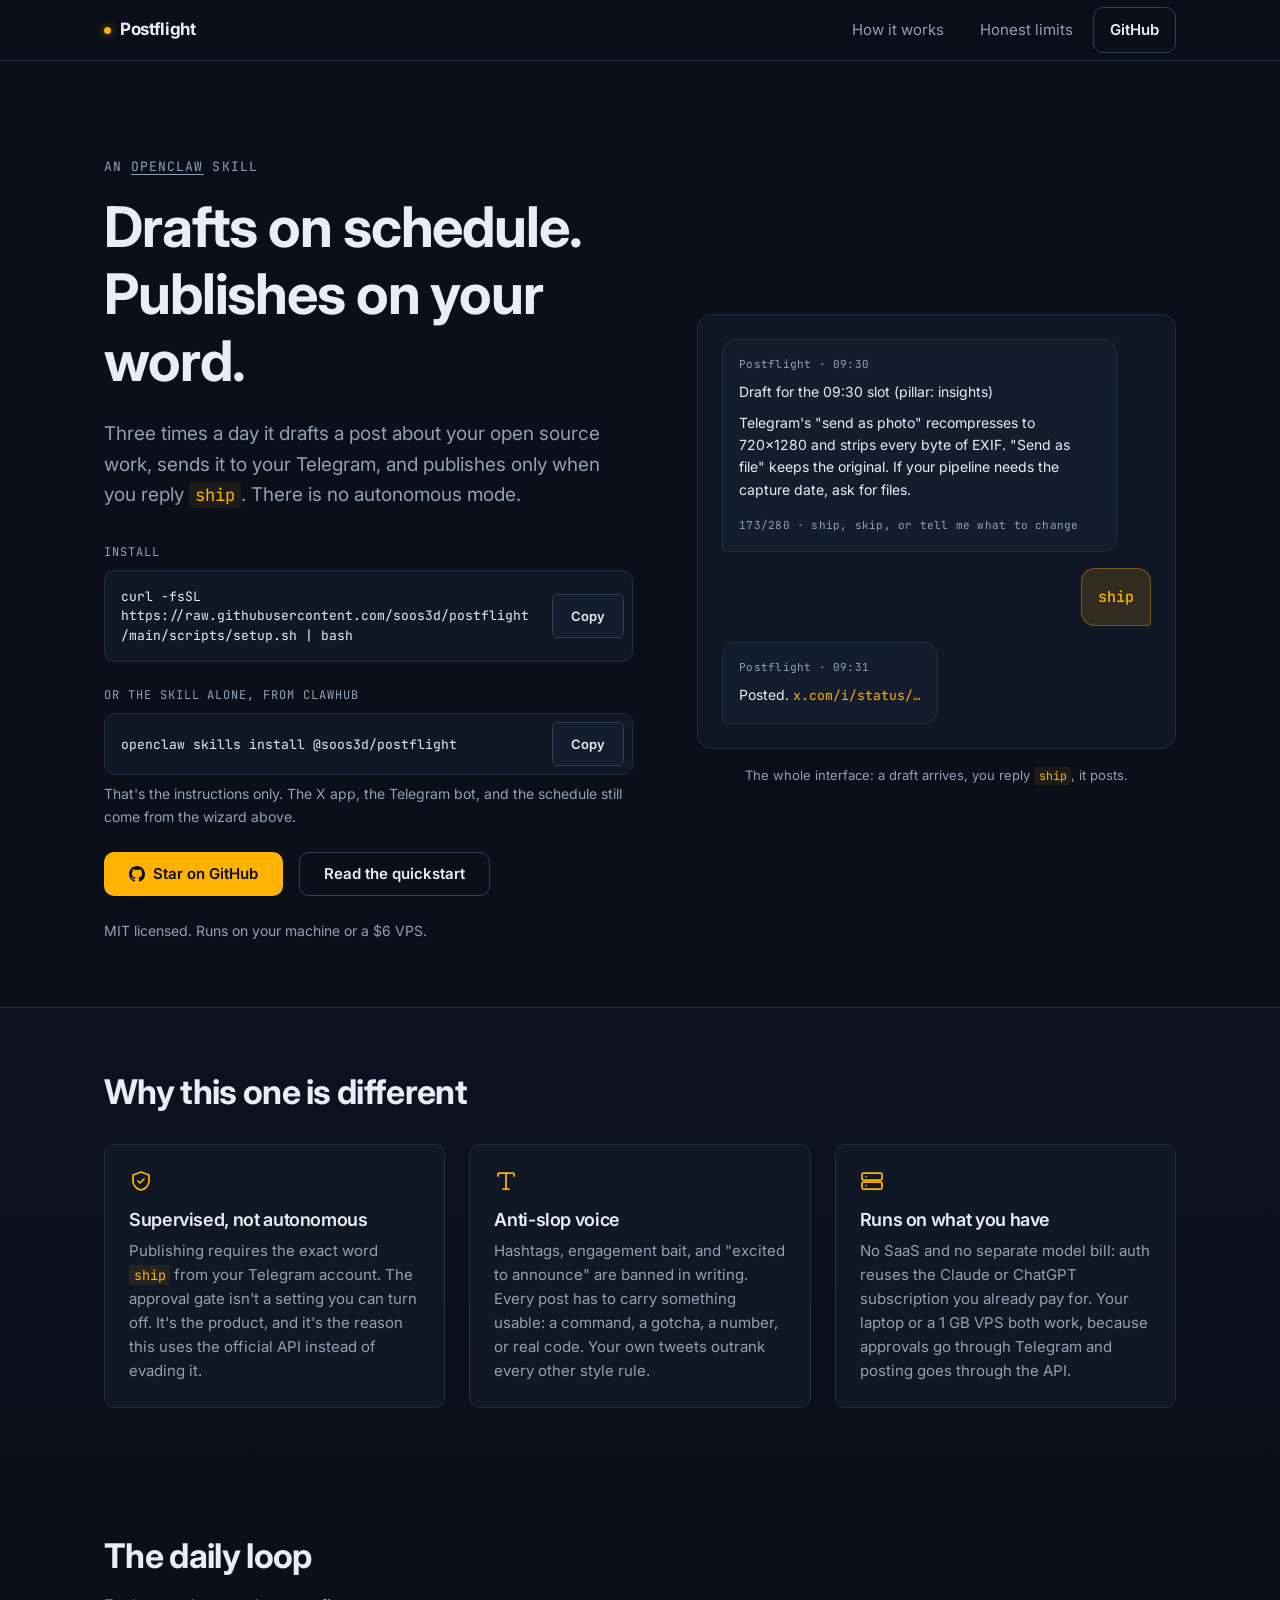
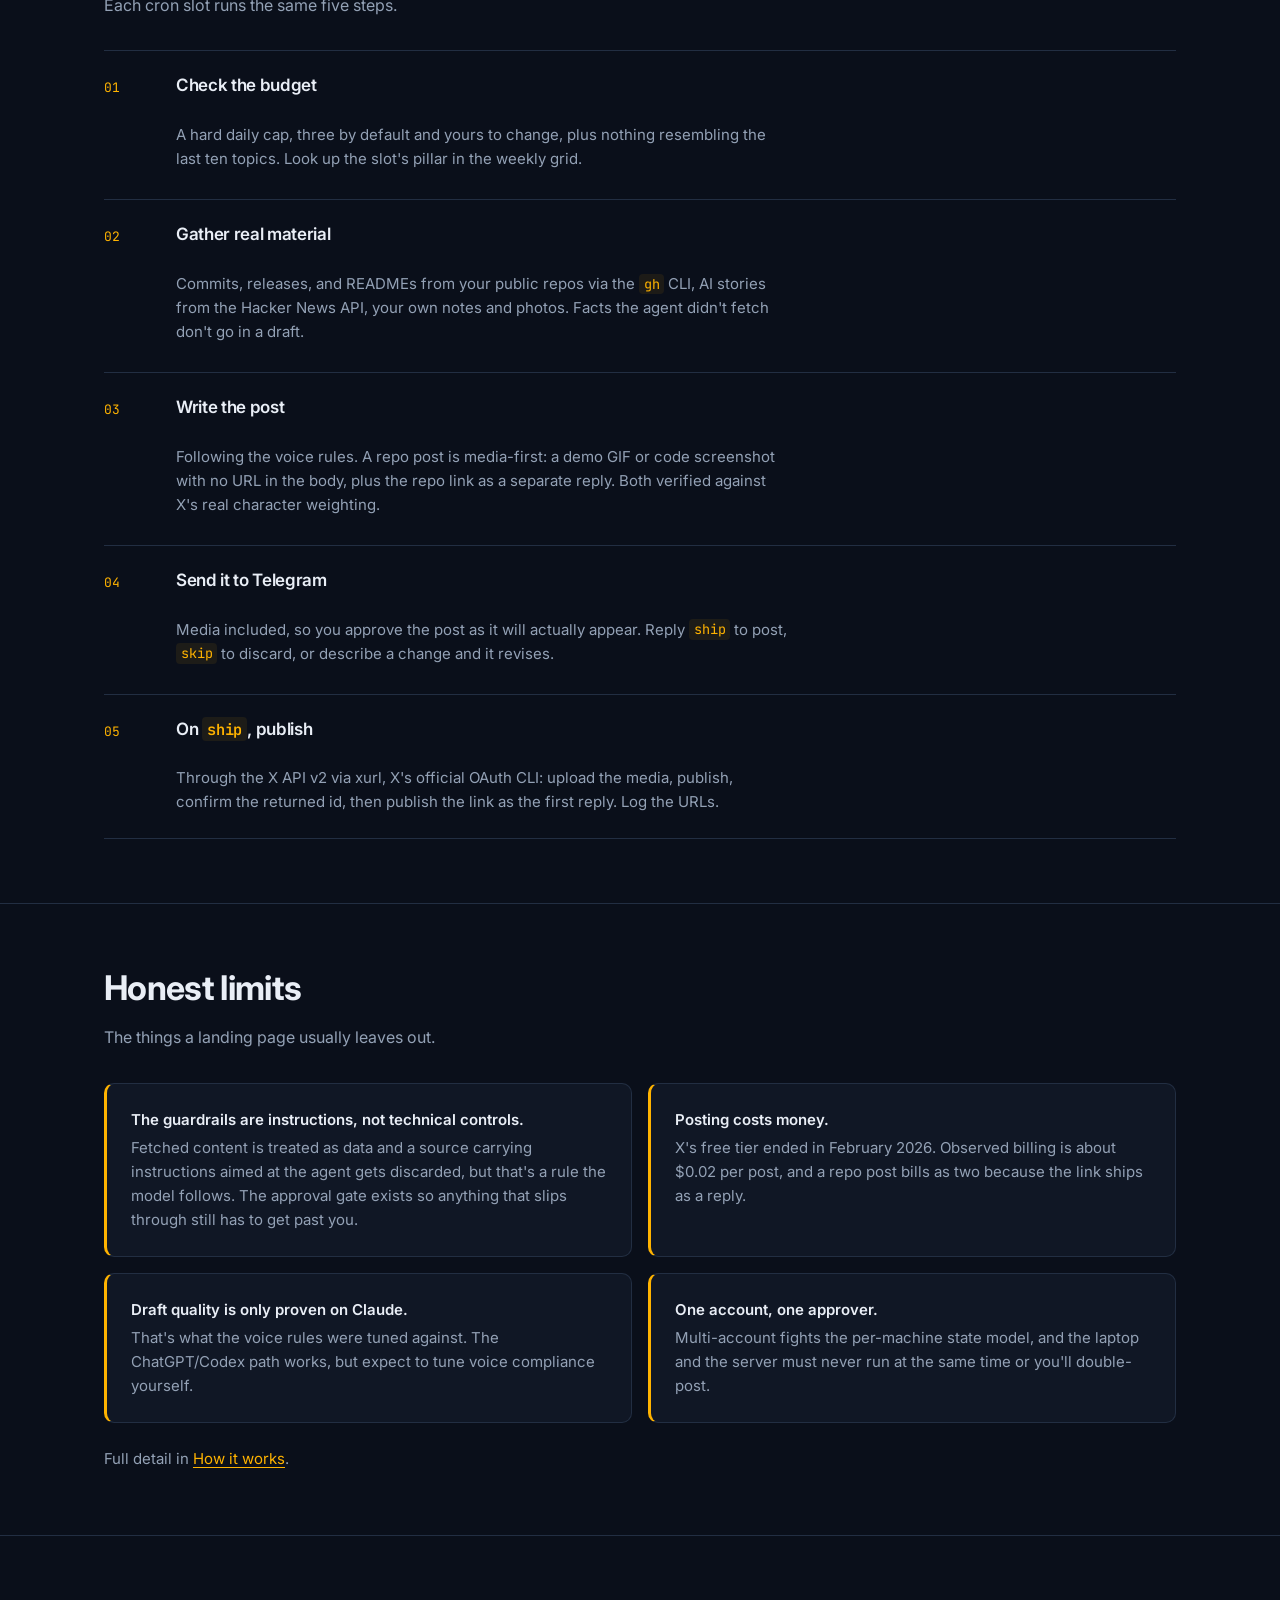
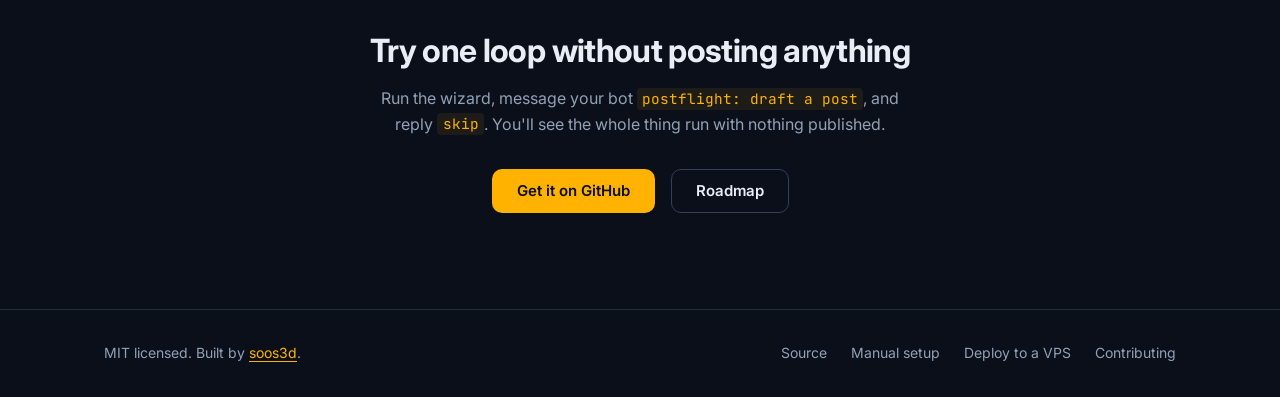
<file: site/index.html>
<!doctype html>
<html lang="en">
<head>
<meta charset="utf-8">
<meta name="viewport" content="width=device-width, initial-scale=1">
<title>Postflight — drafts on schedule, publishes on your word</title>
<meta name="description" content="An OpenClaw skill that drafts 3 posts a day from your real work and ships only when you reply ship. There is no autonomous mode.">
<link rel="canonical" href="https://soos3d.github.io/postflight/">

<meta property="og:type" content="website">
<meta property="og:title" content="Postflight — drafts on schedule, publishes on your word">
<meta property="og:description" content="An OpenClaw skill that drafts 3 posts a day from your real work and ships only when you reply ship. There is no autonomous mode.">
<meta property="og:url" content="https://soos3d.github.io/postflight/">
<meta property="og:image" content="https://soos3d.github.io/postflight/assets/social-card.png">
<meta name="twitter:card" content="summary_large_image">

<link rel="preconnect" href="https://fonts.googleapis.com">
<link rel="preconnect" href="https://fonts.gstatic.com" crossorigin>
<link href="https://fonts.googleapis.com/css2?family=Inter:wght@400;500;600;700&family=JetBrains+Mono:wght@400;500&display=swap" rel="stylesheet">
<link rel="stylesheet" href="styles.css">
</head>
<body>
<a class="skip-link" href="#main">Skip to content</a>

<header class="topbar">
  <div class="wrap topbar-inner">
    <span class="wordmark">Postflight</span>
    <nav aria-label="Primary">
      <a href="#how">How it works</a>
      <a href="#limits">Honest limits</a>
      <a class="btn btn-ghost" href="https://github.com/soos3d/postflight">GitHub</a>
    </nav>
  </div>
</header>

<main id="main">

  <section class="hero">
    <div class="wrap hero-grid">
      <div class="hero-copy">
        <p class="eyebrow">An <a href="https://docs.openclaw.ai">OpenClaw</a> skill</p>
        <h1>Drafts on schedule.<br>Publishes on your word.</h1>
        <p class="lede">
          Three times a day it drafts a post about your open source work,
          sends it to your Telegram, and publishes only when you reply
          <code>ship</code>. There is no autonomous mode.
        </p>

        <div class="install">
          <label for="install-cmd" class="install-label">Install</label>
          <div class="install-row">
            <code id="install-cmd" class="install-cmd">curl -fsSL https://raw.githubusercontent.com/soos3d/postflight/main/scripts/setup.sh | bash</code>
            <button type="button" class="copy-btn" data-copy="#install-cmd">Copy</button>
          </div>

          <label for="install-clawhub" class="install-label install-label-alt">Or the skill alone, from ClawHub</label>
          <div class="install-row">
            <code id="install-clawhub" class="install-cmd">openclaw skills install @soos3d/postflight</code>
            <button type="button" class="copy-btn" data-copy="#install-clawhub">Copy</button>
          </div>
          <p class="install-note">
            That's the instructions only. The X app, the Telegram bot, and the
            schedule still come from the wizard above.
          </p>
        </div>

        <div class="cta-row">
          <a class="btn btn-primary" href="https://github.com/soos3d/postflight">
            <svg viewBox="0 0 16 16" width="16" height="16" aria-hidden="true" focusable="false"><path fill="currentColor" d="M8 0C3.58 0 0 3.58 0 8c0 3.54 2.29 6.53 5.47 7.59.4.07.55-.17.55-.38 0-.19-.01-.82-.01-1.49-2.01.37-2.53-.49-2.69-.94-.09-.23-.48-.94-.82-1.13-.28-.15-.68-.52-.01-.53.63-.01 1.08.58 1.23.82.72 1.21 1.87.87 2.33.66.07-.52.28-.87.51-1.07-1.78-.2-3.64-.89-3.64-3.95 0-.87.31-1.59.82-2.15-.08-.2-.36-1.02.08-2.12 0 0 .67-.21 2.2.82a7.4 7.4 0 0 1 2-.27c.68 0 1.36.09 2 .27 1.53-1.04 2.2-.82 2.2-.82.44 1.1.16 1.92.08 2.12.51.56.82 1.27.82 2.15 0 3.07-1.87 3.75-3.65 3.95.29.25.54.73.54 1.48 0 1.07-.01 1.93-.01 2.2 0 .21.15.46.55.38A8.01 8.01 0 0 0 16 8c0-4.42-3.58-8-8-8Z"/></svg>
            Star on GitHub
          </a>
          <a class="btn btn-ghost" href="https://github.com/soos3d/postflight#quickstart">Read the quickstart</a>
        </div>
        <p class="fineprint">MIT licensed. Runs on your machine or a $6 VPS.</p>
      </div>

      <!-- TODO(demo): replace this whole <figure> with the real recording once
           docs/assets/approval-flow.png (or .gif) exists:

             <figure class="demo">
               <img src="assets/approval-flow.png" width="..." height="..."
                    alt="A Telegram thread: the bot sends a draft, the owner replies ship, the bot confirms with the post link.">
               <figcaption>The whole interface.</figcaption>
             </figure>

           A real phone screenshot beats this mockup. Keep the width/height
           attributes so the page reserves space and doesn't shift on load. -->
      <figure class="demo" aria-label="Illustration of the approval flow in Telegram">
        <div class="thread" role="img" aria-label="A Telegram thread. The bot sends a draft post. The owner replies ship. The bot confirms with a link to the published post.">
          <div class="bubble bot">
            <span class="bubble-meta">Postflight · 09:30</span>
            <p>Draft for the 09:30 slot (pillar: insights)</p>
            <p class="draft">Telegram's "send as photo" recompresses to 720×1280 and strips every byte of EXIF. "Send as file" keeps the original. If your pipeline needs the capture date, ask for files.</p>
            <span class="bubble-meta">173/280 · ship, skip, or tell me what to change</span>
          </div>
          <div class="bubble me">
            <p><code>ship</code></p>
          </div>
          <div class="bubble bot">
            <span class="bubble-meta">Postflight · 09:31</span>
            <p>Posted. <span class="link-ish">x.com/i/status/…</span></p>
          </div>
        </div>
        <figcaption>The whole interface: a draft arrives, you reply <code>ship</code>, it posts.</figcaption>
      </figure>
    </div>
  </section>

  <section class="pillars" aria-labelledby="pillars-h">
    <div class="wrap">
      <h2 id="pillars-h" class="section-h">Why this one is different</h2>
      <div class="pillar-grid">

        <article class="pillar">
          <svg class="pillar-icon" viewBox="0 0 24 24" fill="none" stroke="currentColor" stroke-width="1.75" stroke-linecap="round" stroke-linejoin="round" aria-hidden="true" focusable="false"><path d="m9 12 2 2 4-4"/><path d="M12 3 4 6v6c0 4.4 3.4 8.1 8 9 4.6-.9 8-4.6 8-9V6l-8-3Z"/></svg>
          <h3>Supervised, not autonomous</h3>
          <p>
            Publishing requires the exact word <code>ship</code> from your
            Telegram account. The approval gate isn't a setting you can turn
            off. It's the product, and it's the reason this uses the official
            API instead of evading it.
          </p>
        </article>

        <article class="pillar">
          <svg class="pillar-icon" viewBox="0 0 24 24" fill="none" stroke="currentColor" stroke-width="1.75" stroke-linecap="round" stroke-linejoin="round" aria-hidden="true" focusable="false"><path d="M4 7V5a1 1 0 0 1 1-1h14a1 1 0 0 1 1 1v2"/><path d="M9 20h6"/><path d="M12 4v16"/></svg>
          <h3>Anti-slop voice</h3>
          <p>
            Hashtags, engagement bait, and "excited to announce" are banned in
            writing. Every post has to carry something usable: a command, a
            gotcha, a number, or real code. Your own tweets outrank every
            other style rule.
          </p>
        </article>

        <article class="pillar">
          <svg class="pillar-icon" viewBox="0 0 24 24" fill="none" stroke="currentColor" stroke-width="1.75" stroke-linecap="round" stroke-linejoin="round" aria-hidden="true" focusable="false"><rect x="2" y="4" width="20" height="7" rx="1.5"/><rect x="2" y="13" width="20" height="7" rx="1.5"/><path d="M6 7.5h.01M6 16.5h.01"/></svg>
          <h3>Runs on what you have</h3>
          <p>
            No SaaS and no separate model bill: auth reuses the Claude or
            ChatGPT subscription you already pay for. Your laptop or a 1 GB
            VPS both work, because approvals go through Telegram and posting
            goes through the API.
          </p>
        </article>

      </div>
    </div>
  </section>

  <section id="how" class="how" aria-labelledby="how-h">
    <div class="wrap">
      <h2 id="how-h" class="section-h">The daily loop</h2>
      <p class="section-sub">Each cron slot runs the same five steps.</p>
      <ol class="steps">
        <li>
          <h3>Check the budget</h3>
          <p>A hard daily cap, three by default and yours to change, plus nothing resembling the last ten topics. Look up the slot's pillar in the weekly grid.</p>
        </li>
        <li>
          <h3>Gather real material</h3>
          <p>Commits, releases, and READMEs from your public repos via the <code>gh</code> CLI, AI stories from the Hacker News API, your own notes and photos. Facts the agent didn't fetch don't go in a draft.</p>
        </li>
        <li>
          <h3>Write the post</h3>
          <p>Following the voice rules. A repo post is media-first: a demo GIF or code screenshot with no URL in the body, plus the repo link as a separate reply. Both verified against X's real character weighting.</p>
        </li>
        <li>
          <h3>Send it to Telegram</h3>
          <p>Media included, so you approve the post as it will actually appear. Reply <code>ship</code> to post, <code>skip</code> to discard, or describe a change and it revises.</p>
        </li>
        <li>
          <h3>On <code>ship</code>, publish</h3>
          <p>Through the X API v2 via xurl, X's official OAuth CLI: upload the media, publish, confirm the returned id, then publish the link as the first reply. Log the URLs.</p>
        </li>
      </ol>
    </div>
  </section>

  <section id="limits" class="limits" aria-labelledby="limits-h">
    <div class="wrap">
      <h2 id="limits-h" class="section-h">Honest limits</h2>
      <p class="section-sub">The things a landing page usually leaves out.</p>
      <ul class="limit-list">
        <li>
          <strong>The guardrails are instructions, not technical controls.</strong>
          Fetched content is treated as data and a source carrying instructions
          aimed at the agent gets discarded, but that's a rule the model
          follows. The approval gate exists so anything that slips through
          still has to get past you.
        </li>
        <li>
          <strong>Posting costs money.</strong>
          X's free tier ended in February 2026. Observed billing is about
          $0.02 per post, and a repo post bills as two because the link ships
          as a reply.
        </li>
        <li>
          <strong>Draft quality is only proven on Claude.</strong>
          That's what the voice rules were tuned against. The ChatGPT/Codex
          path works, but expect to tune voice compliance yourself.
        </li>
        <li>
          <strong>One account, one approver.</strong>
          Multi-account fights the per-machine state model, and the laptop and
          the server must never run at the same time or you'll double-post.
        </li>
      </ul>
      <p class="limits-more">
        Full detail in
        <a href="https://github.com/soos3d/postflight/blob/main/docs/HOW-IT-WORKS.md#guardrails">How it works</a>.
      </p>
    </div>
  </section>

  <section class="closing">
    <div class="wrap closing-inner">
      <h2>Try one loop without posting anything</h2>
      <p>Run the wizard, message your bot <code>postflight: draft a post</code>, and reply <code>skip</code>. You'll see the whole thing run with nothing published.</p>
      <div class="cta-row">
        <a class="btn btn-primary" href="https://github.com/soos3d/postflight">Get it on GitHub</a>
        <a class="btn btn-ghost" href="https://github.com/soos3d/postflight/blob/main/ROADMAP.md">Roadmap</a>
      </div>
    </div>
  </section>

</main>

<footer class="footer">
  <div class="wrap footer-inner">
    <p>MIT licensed. Built by <a href="https://github.com/soos3d">soos3d</a>.</p>
    <nav aria-label="Footer">
      <a href="https://github.com/soos3d/postflight">Source</a>
      <a href="https://github.com/soos3d/postflight/blob/main/docs/SETUP-MANUAL.md">Manual setup</a>
      <a href="https://github.com/soos3d/postflight/blob/main/docs/DEPLOY-VPS.md">Deploy to a VPS</a>
      <a href="https://github.com/soos3d/postflight/blob/main/CONTRIBUTING.md">Contributing</a>
    </nav>
  </div>
</footer>

<script>
document.querySelectorAll('.copy-btn').forEach(function (btn) {
  btn.addEventListener('click', async function () {
    var target = document.querySelector(btn.dataset.copy);
    if (!target) return;
    try {
      await navigator.clipboard.writeText(target.textContent.trim());
      var original = btn.textContent;
      btn.textContent = 'Copied';
      btn.classList.add('is-copied');
      setTimeout(function () {
        btn.textContent = original;
        btn.classList.remove('is-copied');
      }, 2000);
    } catch (err) {
      btn.textContent = 'Press ⌘C';
    }
  });
});
</script>
</body>
</html>
</file>
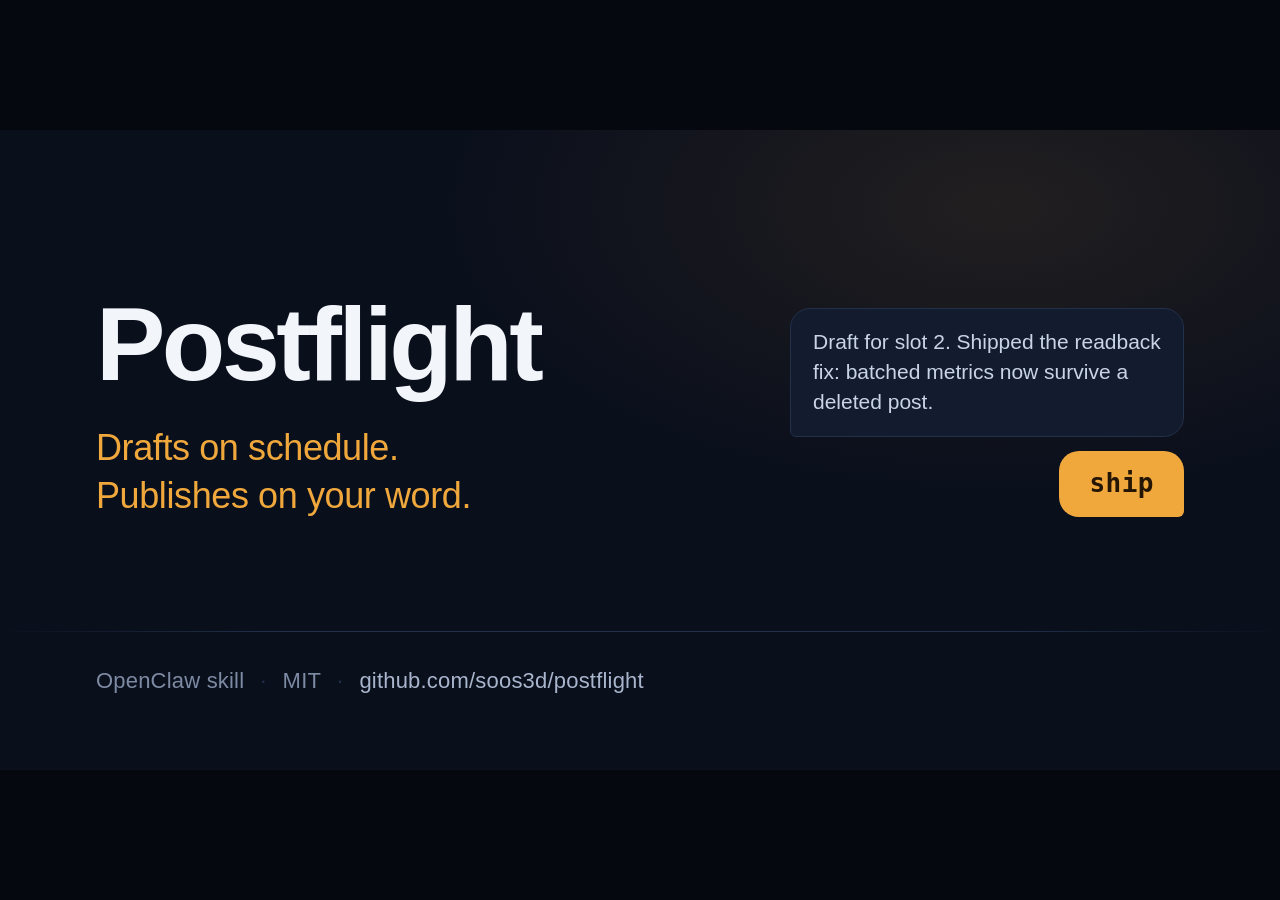
<file: docs/assets/social-card.html>
<!doctype html>
<html lang="en">
<head>
<meta charset="utf-8">
<title>Postflight — social preview card</title>
<!--
  GitHub social preview card, 1280x640.

  Regenerate social-card.png from this file:

    "/Applications/Google Chrome.app/Contents/MacOS/Google Chrome" \
      --headless --disable-gpu --hide-scrollbars \
      --force-device-scale-factor=1 --window-size=1280,640 \
      --screenshot=docs/assets/social-card.png \
      "file://$PWD/docs/assets/social-card.html"

  The card fills the viewport exactly, so the shot needs no cropping. Upload
  the PNG under Settings > General > Social preview.

  Self-contained on purpose: no webfonts, no external assets, so the render
  is identical on any machine.
-->
<style>
  :root {
    --navy: #0a0f1c;
    --navy-raised: #131c2e;
    --amber: #f0a83c;
    --ink: #f2f5fa;
    --muted: #7d8aa3;
    --rule: #22304a;
  }

  html, body {
    margin: 0;
    padding: 0;
    background: #05080f;
  }

  body {
    display: flex;
    align-items: center;
    justify-content: center;
    min-height: 100vh;
  }

  .card {
    position: relative;
    width: 1280px;
    height: 640px;
    box-sizing: border-box;
    padding: 76px 96px;
    display: flex;
    flex-direction: column;
    overflow: hidden;
    background:
      radial-gradient(900px 460px at 78% 12%, rgba(240, 168, 60, 0.10), transparent 62%),
      var(--navy);
    font-family: ui-sans-serif, -apple-system, "Segoe UI", Roboto, "Helvetica Neue", Arial, sans-serif;
    color: var(--ink);
  }

  /* Horizon line: the one visual flourish, and it stays abstract rather than
     reaching for a second aviation metaphor. */
  .card::after {
    content: "";
    position: absolute;
    left: 0;
    right: 0;
    bottom: 138px;
    height: 1px;
    background: linear-gradient(90deg, transparent, var(--rule) 22%, var(--rule) 78%, transparent);
  }

  .top {
    flex: 1;
    display: flex;
    align-items: center;
    justify-content: space-between;
    gap: 64px;
    padding-bottom: 62px;
  }

  h1 {
    margin: 0;
    font-size: 104px;
    line-height: 1;
    font-weight: 640;
    letter-spacing: -3.5px;
  }

  .tagline {
    margin: 28px 0 0;
    font-size: 36px;
    line-height: 1.34;
    font-weight: 500;
    letter-spacing: -0.4px;
    color: var(--amber);
  }

  /* A two-message Telegram exchange: the draft arrives, you answer it. The
     whole product is this thread, so the card shows the thread. */
  .thread {
    display: flex;
    flex-direction: column;
    align-items: flex-end;
    gap: 14px;
    flex-shrink: 0;
    padding-top: 12px;
  }

  .bubble {
    max-width: 348px;
    padding: 18px 22px;
    border-radius: 20px;
    font-size: 21px;
    line-height: 1.45;
  }

  .bubble.incoming {
    background: var(--navy-raised);
    border: 1px solid var(--rule);
    border-bottom-left-radius: 6px;
    color: #c9d4e6;
  }

  .bubble.outgoing {
    background: var(--amber);
    border-bottom-right-radius: 6px;
    color: #241603;
    font-family: ui-monospace, SFMono-Regular, "SF Mono", Menlo, Consolas, monospace;
    font-size: 26px;
    font-weight: 600;
    padding: 14px 30px;
    letter-spacing: 0.5px;
  }

  footer {
    display: flex;
    align-items: center;
    gap: 16px;
    font-size: 22px;
    letter-spacing: 0.2px;
    color: var(--muted);
  }

  footer .sep { color: var(--rule); }
  footer .repo { color: #a8b5cc; }
</style>
</head>
<body>
  <div class="card">
    <div class="top">
      <div>
        <h1>Postflight</h1>
        <p class="tagline">Drafts on schedule.<br>Publishes on your word.</p>
      </div>
      <div class="thread">
        <div class="bubble incoming">Draft for slot 2. Shipped the readback fix: batched metrics now survive a deleted post.</div>
        <div class="bubble outgoing">ship</div>
      </div>
    </div>
    <footer>
      <span>OpenClaw skill</span>
      <span class="sep">·</span>
      <span>MIT</span>
      <span class="sep">·</span>
      <span class="repo">github.com/soos3d/postflight</span>
    </footer>
  </div>
</body>
</html>
</file>
<file: site/styles.css>
/* Postflight landing page.
   Instrument-panel palette: near-black navy, a single amber accent,
   off-white text, monospace for anything the user types. */

:root {
  --bg:        #0a0f1a;
  --surface:   #101725;
  --surface-2: #141d2e;
  --border:    #222e42;
  --border-lit:#31415c;
  --text:      #e9eef6;
  --muted:     #93a1b5;
  --amber:     #ffb300;
  --amber-ink: #0a0f1a;

  --mono: "JetBrains Mono", ui-monospace, SFMono-Regular, Menlo, Consolas, monospace;
  --sans: "Inter", ui-sans-serif, system-ui, -apple-system, "Segoe UI", sans-serif;

  --s-1: 4px;  --s-2: 8px;  --s-3: 16px; --s-4: 24px;
  --s-5: 32px; --s-6: 48px; --s-7: 64px; --s-8: 96px;

  --radius: 10px;
  --ease: cubic-bezier(0.2, 0, 0, 1);
}

*, *::before, *::after { box-sizing: border-box; }

html { -webkit-text-size-adjust: 100%; scroll-behavior: smooth; }

body {
  margin: 0;
  background: var(--bg);
  color: var(--text);
  font-family: var(--sans);
  font-size: 16px;
  line-height: 1.6;
  -webkit-font-smoothing: antialiased;
  overflow-x: hidden;
}

h1, h2, h3 { line-height: 1.2; margin: 0; letter-spacing: -0.02em; }
p { margin: 0; }
a { color: var(--amber); text-decoration-thickness: 1px; text-underline-offset: 3px; }
a:hover { text-decoration-thickness: 2px; }

code {
  font-family: var(--mono);
  font-size: 0.9em;
  color: var(--amber);
  background: rgba(255, 179, 0, 0.08);
  padding: 0.1em 0.35em;
  border-radius: 4px;
}

svg { display: block; }

:focus-visible {
  outline: 2px solid var(--amber);
  outline-offset: 3px;
  border-radius: 3px;
}

.wrap {
  width: 100%;
  max-width: 1120px;
  margin-inline: auto;
  padding-inline: var(--s-4);
}

.skip-link {
  position: absolute;
  left: -9999px;
  top: var(--s-2);
  background: var(--amber);
  color: var(--amber-ink);
  padding: var(--s-2) var(--s-3);
  border-radius: var(--radius);
  font-weight: 600;
  z-index: 100;
}
.skip-link:focus { left: var(--s-3); }

/* ---------- top bar ---------- */

.topbar {
  position: sticky;
  top: 0;
  z-index: 40;
  background: rgba(10, 15, 26, 0.85);
  backdrop-filter: blur(12px);
  border-bottom: 1px solid var(--border);
}

.topbar-inner {
  display: flex;
  align-items: center;
  justify-content: space-between;
  gap: var(--s-3);
  min-height: 60px;
}

.wordmark {
  font-weight: 700;
  letter-spacing: -0.02em;
  font-size: 17px;
}
/* The one aviation touch in the header: an amber marker, like a panel light. */
.wordmark::before {
  content: "";
  display: inline-block;
  width: 7px;
  height: 7px;
  margin-right: 9px;
  border-radius: 50%;
  background: var(--amber);
  box-shadow: 0 0 10px rgba(255, 179, 0, 0.6);
  vertical-align: middle;
}

.topbar nav { display: flex; align-items: center; gap: var(--s-1); }
.topbar nav a {
  color: var(--muted);
  text-decoration: none;
  font-size: 15px;
  padding: 10px var(--s-3);
  border-radius: var(--radius);
  transition: color 180ms var(--ease);
}
.topbar nav a:hover { color: var(--text); }
.topbar nav .btn-ghost { color: var(--text); }

/* Secondary nav links are noise on a small screen; the GitHub button stays. */
@media (max-width: 640px) {
  .topbar nav a:not(.btn) { display: none; }
}

/* ---------- buttons ---------- */

.btn {
  display: inline-flex;
  align-items: center;
  justify-content: center;
  gap: var(--s-2);
  min-height: 44px;
  padding: 0 var(--s-4);
  border-radius: var(--radius);
  font-family: inherit;
  font-size: 15px;
  font-weight: 600;
  text-decoration: none;
  cursor: pointer;
  border: 1px solid transparent;
  transition: background-color 180ms var(--ease), border-color 180ms var(--ease),
              color 180ms var(--ease);
}

.btn-primary { background: var(--amber); color: var(--amber-ink); }
.btn-primary:hover { background: #ffc333; }

.btn-ghost {
  background: transparent;
  color: var(--text);
  border-color: var(--border-lit);
}
.btn-ghost:hover { background: var(--surface-2); border-color: var(--muted); }

/* ---------- hero ---------- */

.hero { padding-block: var(--s-7) var(--s-6); }

.hero-grid {
  display: grid;
  gap: var(--s-7);
  align-items: center;
}

/* The install command is a single nowrap line. Without an explicit zero
   minimum, its intrinsic width sets the grid track's floor and pushes the
   layout wider than the viewport. */
.hero-copy { min-width: 0; }

.eyebrow {
  font-family: var(--mono);
  font-size: 13px;
  color: var(--muted);
  text-transform: uppercase;
  letter-spacing: 0.08em;
  margin-bottom: var(--s-3);
}
.eyebrow a { color: var(--muted); }
.eyebrow a:hover { color: var(--amber); }

h1 {
  font-size: clamp(34px, 7vw, 56px);
  font-weight: 700;
}

.lede {
  margin-top: var(--s-4);
  font-size: clamp(17px, 2.2vw, 19px);
  color: var(--muted);
  max-width: 54ch;
}

.install { margin-top: var(--s-5); }

.install-label {
  display: block;
  font-family: var(--mono);
  font-size: 12px;
  letter-spacing: 0.08em;
  text-transform: uppercase;
  color: var(--muted);
  margin-bottom: var(--s-2);
}

.install-row {
  display: flex;
  align-items: center;
  gap: var(--s-2);
  background: var(--surface);
  border: 1px solid var(--border);
  border-radius: var(--radius);
  padding: var(--s-2);
}

.install-label-alt { margin-top: var(--s-4); }

.install-note {
  margin-top: var(--s-2);
  font-size: 14px;
  color: var(--muted);
}

/* This is the primary CTA, so the whole command has to be readable. A single
   scrolling line hides the half that tells you what you're piping into bash. */
.install-cmd {
  flex: 1 1 auto;
  min-width: 0;
  white-space: pre-wrap;
  overflow-wrap: anywhere;
  background: none;
  color: var(--text);
  font-size: 13px;
  line-height: 1.5;
  padding: var(--s-2);
}

.copy-btn {
  flex: 0 0 auto;
  min-height: 44px;
  min-width: 72px;
  padding-inline: var(--s-3);
  background: var(--surface-2);
  color: var(--text);
  border: 1px solid var(--border-lit);
  border-radius: 6px;
  font-family: var(--sans);
  font-size: 13px;
  font-weight: 600;
  cursor: pointer;
  transition: background-color 180ms var(--ease), color 180ms var(--ease);
}
.copy-btn:hover { background: var(--border); }
.copy-btn.is-copied { background: var(--amber); color: var(--amber-ink); border-color: var(--amber); }

.cta-row {
  display: flex;
  flex-wrap: wrap;
  gap: var(--s-3);
  margin-top: var(--s-4);
}

.fineprint { margin-top: var(--s-4); font-size: 14px; color: var(--muted); }

/* ---------- the approval-flow mockup ---------- */

.demo { margin: 0; }

.thread {
  display: flex;
  flex-direction: column;
  gap: var(--s-3);
  background: var(--surface);
  border: 1px solid var(--border);
  border-radius: 14px;
  padding: var(--s-4);
}

.bubble {
  max-width: 92%;
  padding: var(--s-3);
  border-radius: 14px;
  font-size: 14px;
}
.bubble p + p { margin-top: var(--s-2); }

.bubble.bot {
  align-self: flex-start;
  background: var(--surface-2);
  border: 1px solid var(--border);
  border-bottom-left-radius: 4px;
}

.bubble.me {
  align-self: flex-end;
  background: rgba(255, 179, 0, 0.14);
  border: 1px solid rgba(255, 179, 0, 0.35);
  border-bottom-right-radius: 4px;
}
.bubble.me code { background: none; padding: 0; font-size: 15px; font-weight: 500; }

.bubble-meta {
  display: block;
  font-family: var(--mono);
  font-size: 11px;
  color: var(--muted);
  letter-spacing: 0.02em;
}
.bubble-meta + p { margin-top: var(--s-2); }
p + .bubble-meta { margin-top: var(--s-3); }

.draft { color: var(--text); }
.draft code { font-size: 0.85em; }

.link-ish { color: var(--amber); font-family: var(--mono); font-size: 13px; }

.demo figcaption {
  margin-top: var(--s-3);
  font-size: 13px;
  color: var(--muted);
  text-align: center;
}

/* ---------- sections ---------- */

.section-h {
  font-size: clamp(26px, 4vw, 34px);
  font-weight: 700;
}

.section-sub {
  margin-top: var(--s-3);
  color: var(--muted);
  max-width: 60ch;
}

.pillars, .how, .limits { padding-block: var(--s-7); }

/* Anchor targets otherwise land flush against the 60px sticky header. */
#how, #limits { scroll-margin-top: 76px; }
.pillars, .limits { border-top: 1px solid var(--border); }
.pillars { background: linear-gradient(180deg, #0c1220 0%, var(--bg) 100%); }

.pillar-grid {
  display: grid;
  gap: var(--s-4);
  margin-top: var(--s-5);
}

.pillar {
  background: var(--surface);
  border: 1px solid var(--border);
  border-radius: var(--radius);
  padding: var(--s-4);
}

.pillar-icon { width: 24px; height: 24px; color: var(--amber); margin-bottom: var(--s-3); }
.pillar h3 { font-size: 18px; font-weight: 600; }
.pillar p { margin-top: var(--s-2); color: var(--muted); font-size: 15px; }

/* ---------- the five steps ---------- */

.steps {
  list-style: none;
  counter-reset: step;
  margin: var(--s-5) 0 0;
  padding: 0;
  display: grid;
  gap: var(--s-1);
}

.steps li {
  counter-increment: step;
  display: grid;
  grid-template-columns: 44px 1fr;
  gap: var(--s-3);
  padding: var(--s-4) 0;
  border-top: 1px solid var(--border);
}
.steps li:last-child { border-bottom: 1px solid var(--border); }

.steps li::before {
  content: counter(step, decimal-leading-zero);
  font-family: var(--mono);
  font-variant-numeric: tabular-nums;
  font-size: 13px;
  color: var(--amber);
  padding-top: 3px;
}

/* ::before, h3 and p are three separate grid items. Without pinning the text
   to column 2, the paragraph auto-places into row 2 of the narrow number
   column and wraps one word per line. */
.steps h3, .steps p { grid-column: 2; }

.steps h3 { font-size: 17px; font-weight: 600; }
.steps p { margin-top: var(--s-2); color: var(--muted); font-size: 15px; max-width: 68ch; }

/* ---------- honest limits ---------- */

.limit-list {
  list-style: none;
  margin: var(--s-5) 0 0;
  padding: 0;
  display: grid;
  gap: var(--s-3);
}

.limit-list li {
  background: var(--surface);
  border: 1px solid var(--border);
  border-left: 3px solid var(--amber);
  border-radius: var(--radius);
  padding: var(--s-4);
  color: var(--muted);
  font-size: 15px;
}
.limit-list strong { color: var(--text); display: block; margin-bottom: var(--s-1); font-weight: 600; }

.limits-more { margin-top: var(--s-4); font-size: 15px; color: var(--muted); }

/* ---------- closing ---------- */

.closing { padding-block: var(--s-8); border-top: 1px solid var(--border); }
.closing-inner { text-align: center; }
.closing h2 { font-size: clamp(24px, 4vw, 32px); font-weight: 700; }
.closing p { margin: var(--s-3) auto 0; color: var(--muted); max-width: 52ch; }
.closing .cta-row { justify-content: center; margin-top: var(--s-5); }

/* ---------- footer ---------- */

.footer { border-top: 1px solid var(--border); padding-block: var(--s-5); }

.footer-inner {
  display: flex;
  flex-wrap: wrap;
  align-items: center;
  justify-content: space-between;
  gap: var(--s-3);
  font-size: 14px;
  color: var(--muted);
}
.footer nav { display: flex; flex-wrap: wrap; gap: var(--s-4); }
.footer nav a { color: var(--muted); text-decoration: none; }
.footer nav a:hover { color: var(--amber); text-decoration: underline; }

/* ---------- breakpoints ---------- */

@media (min-width: 768px) {
  .pillar-grid { grid-template-columns: repeat(3, 1fr); }
  .limit-list { grid-template-columns: repeat(2, 1fr); }
  .steps li { grid-template-columns: 56px 1fr; }
}

@media (min-width: 1024px) {
  .hero { padding-block: var(--s-8) var(--s-7); }
  .hero-grid { grid-template-columns: minmax(0, 1.05fr) minmax(0, 0.95fr); }
}

@media (prefers-reduced-motion: reduce) {
  html { scroll-behavior: auto; }
  *, *::before, *::after {
    animation-duration: 0.01ms !important;
    animation-iteration-count: 1 !important;
    transition-duration: 0.01ms !important;
  }
}
</file>
